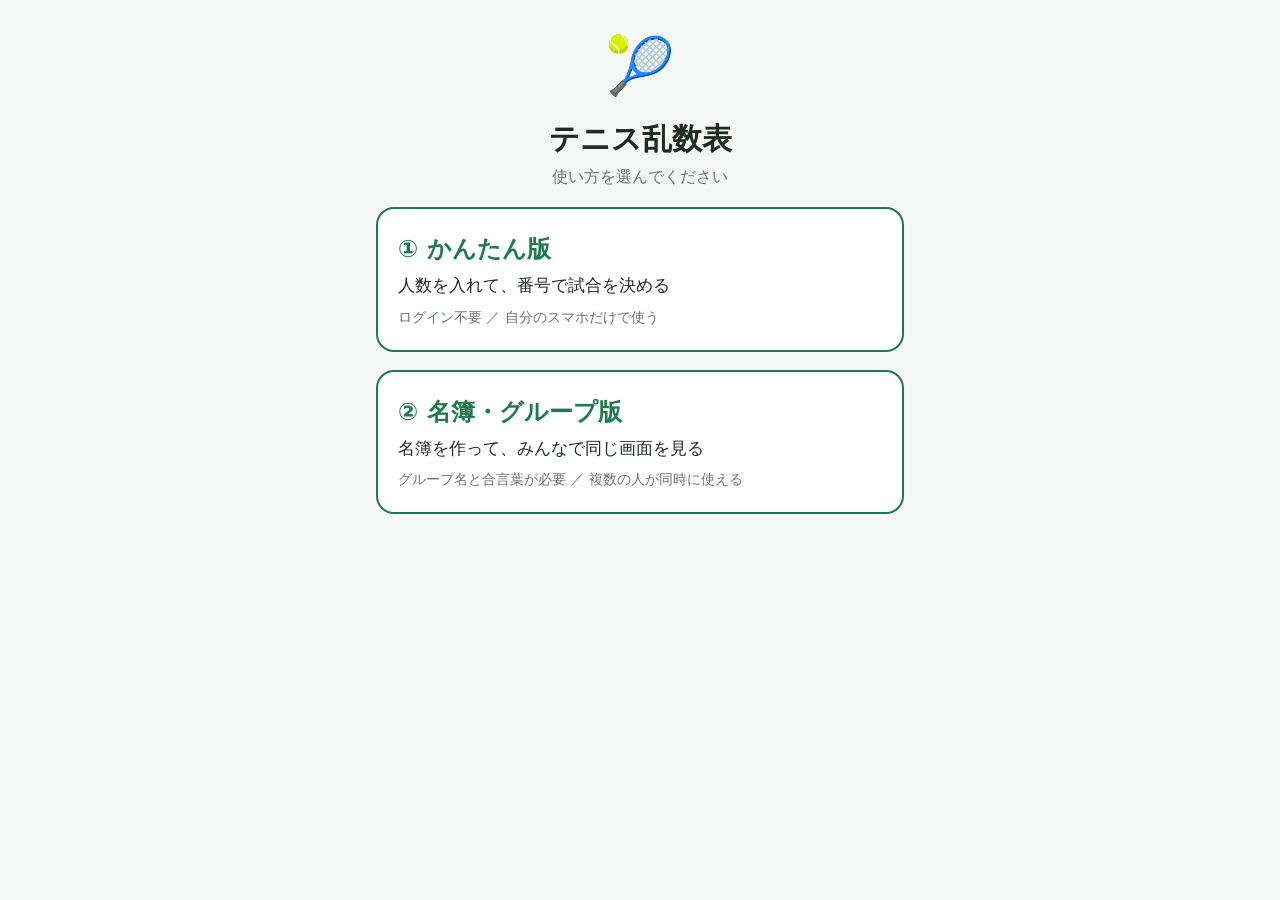
<file: index.html>
<!doctype html>
<html lang="ja">
<head>
<meta charset="utf-8">
<meta name="viewport" content="width=device-width, initial-scale=1, viewport-fit=cover">
<meta name="theme-color" content="#1f7a4d">
<title>テニス乱数表</title>
<link rel="manifest" href="manifest.json">
<link rel="icon" href="data:image/svg+xml,%3Csvg xmlns='http://www.w3.org/2000/svg' viewBox='0 0 100 100'%3E%3Ctext y='.9em' font-size='90'%3E%F0%9F%8E%BE%3C/text%3E%3C/svg%3E">
<link rel="stylesheet" href="style.css">
<style>
  .top { text-align: center; padding-top: 24px; }
  .top h1 { font-size: 30px; margin: 8px 0 4px; }
  .choice { display: block; text-decoration: none; color: var(--text); text-align: left; margin: 18px 0;
    padding: 22px 20px; border: 2px solid var(--accent); border-radius: 18px; background: var(--card); }
  .choice:active { background: color-mix(in srgb, var(--accent) 12%, transparent); }
  .choice .t { font-size: 24px; font-weight: 800; color: var(--accent); }
  .choice .d { font-size: 17px; margin-top: 6px; }
  .choice .m { font-size: 14px; color: var(--sub); margin-top: 8px; }
</style>
</head>
<body>
<div class="wrap top">
  <div style="font-size:56px">🎾</div>
  <h1>テニス乱数表</h1>
  <div class="sub" style="font-size:16px">使い方を選んでください</div>

  <a class="choice" href="simple.html">
    <div class="t">① かんたん版</div>
    <div class="d">人数を入れて、番号で試合を決める</div>
    <div class="m">ログイン不要 ／ 自分のスマホだけで使う</div>
  </a>

  <a class="choice" href="group.html">
    <div class="t">② 名簿・グループ版</div>
    <div class="d">名簿を作って、みんなで同じ画面を見る</div>
    <div class="m">グループ名と合言葉が必要 ／ 複数の人が同時に使える</div>
  </a>
</div>
</body>
</html>
</file>
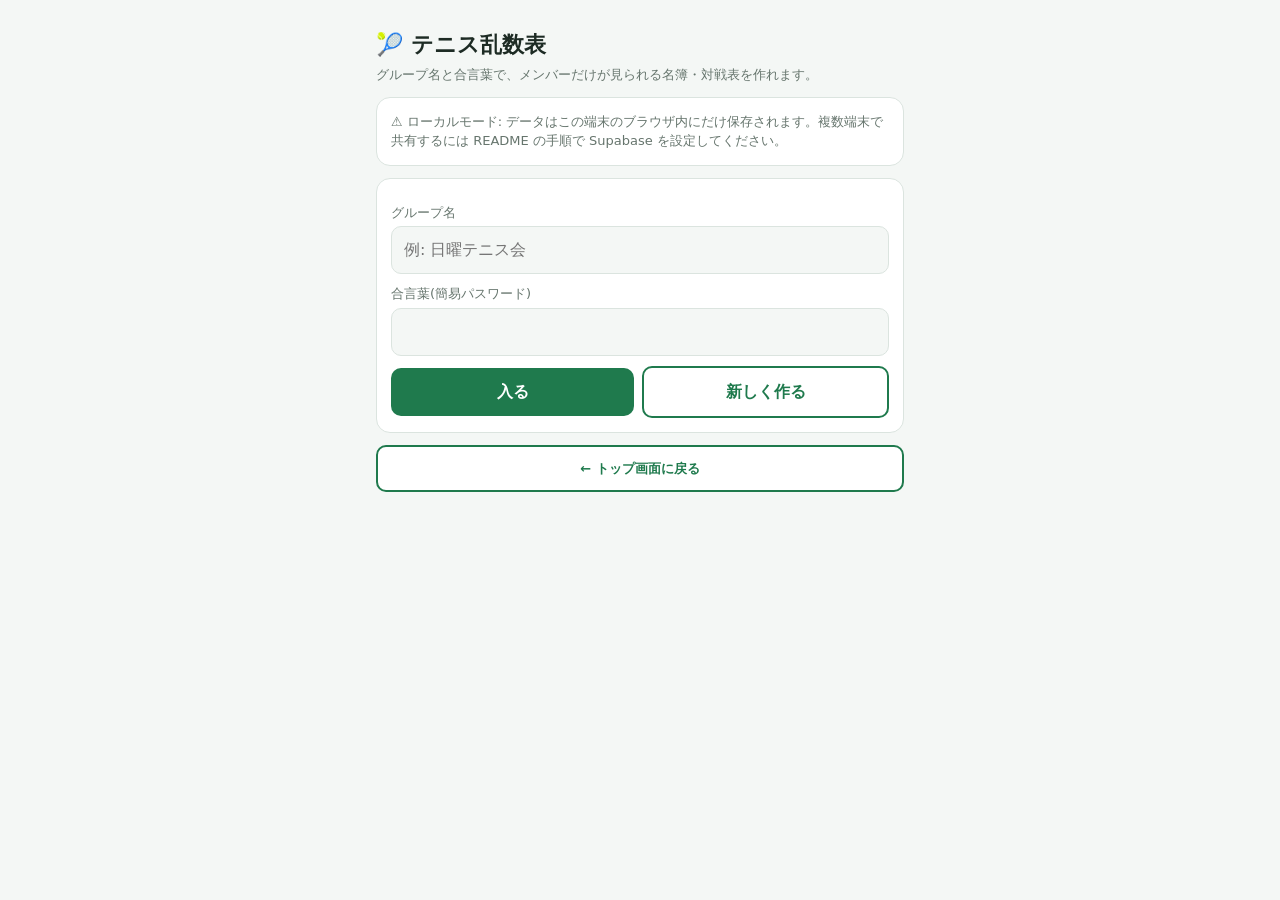
<file: group.html>
<!doctype html>
<html lang="ja">
<head>
<meta charset="utf-8">
<meta name="viewport" content="width=device-width, initial-scale=1, viewport-fit=cover">
<meta name="theme-color" content="#1f7a4d">
<title>テニス乱数表</title>
<link rel="manifest" href="manifest.json">
<link rel="icon" href="data:image/svg+xml,%3Csvg xmlns='http://www.w3.org/2000/svg' viewBox='0 0 100 100'%3E%3Ctext y='.9em' font-size='90'%3E%F0%9F%8E%BE%3C/text%3E%3C/svg%3E">
<link rel="stylesheet" href="style.css">
</head>
<body>
<div id="app"></div>
<div id="toast" class="toast" hidden></div>
<script src="config.js"></script>
<script src="logic.js"></script>
<script src="app.js"></script>
</body>
</html>
</file>
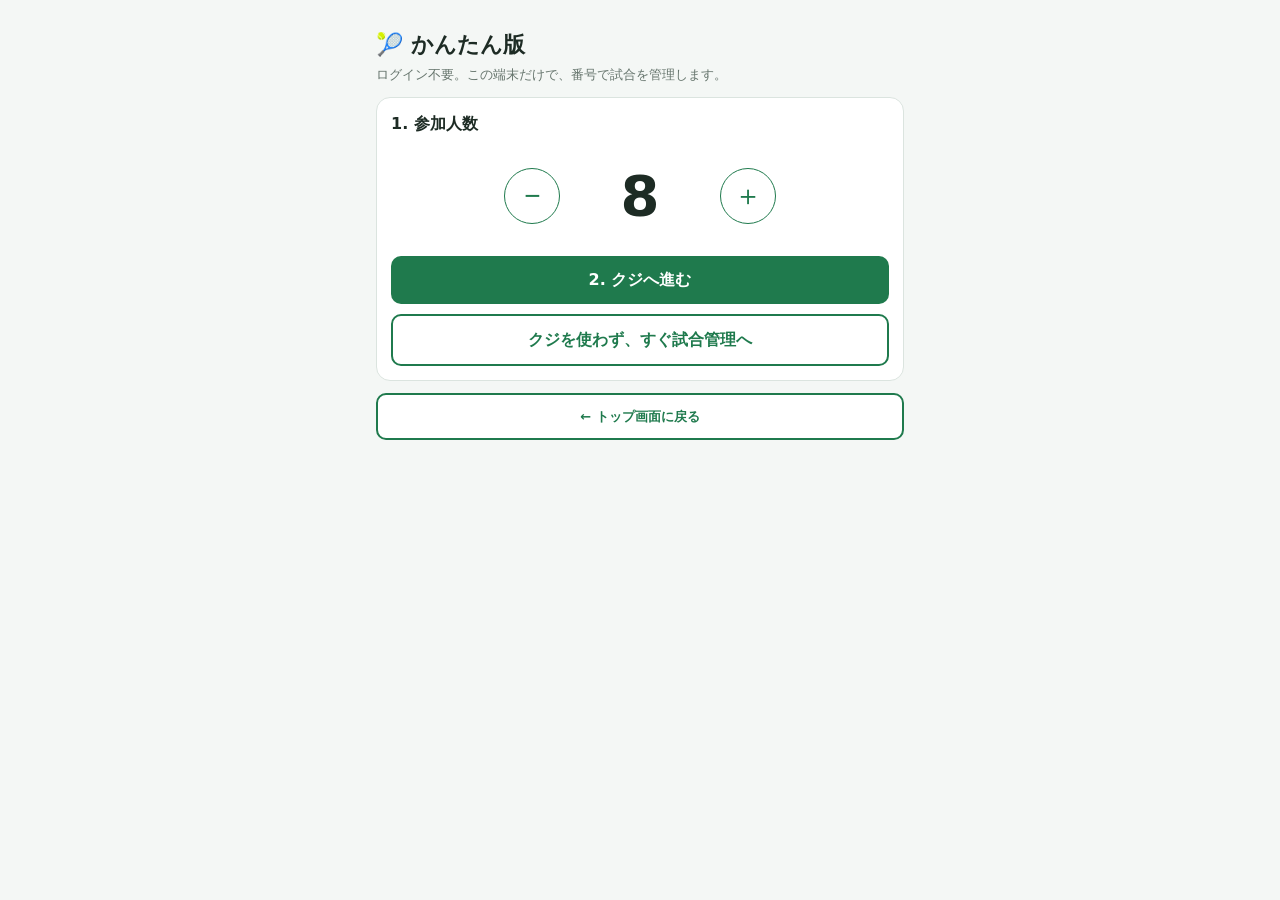
<file: simple.html>
<!doctype html>
<html lang="ja">
<head>
<meta charset="utf-8">
<meta name="viewport" content="width=device-width, initial-scale=1, viewport-fit=cover">
<meta name="theme-color" content="#1f7a4d">
<title>テニス乱数表 かんたん版</title>
<link rel="icon" href="data:image/svg+xml,%3Csvg xmlns='http://www.w3.org/2000/svg' viewBox='0 0 100 100'%3E%3Ctext y='.9em' font-size='90'%3E%F0%9F%8E%BE%3C/text%3E%3C/svg%3E">
<link rel="stylesheet" href="style.css">
<style>
  .stepper { display: flex; align-items: center; justify-content: center; gap: 18px; margin: 18px 0; }
  .stepper button { width: 56px; height: 56px; border-radius: 50%; border: 1px solid var(--accent); background: transparent;
    color: var(--accent); font-size: 28px; }
  .stepper .num { font-size: 56px; font-weight: 800; min-width: 2.2em; text-align: center; }
  .grid { display: grid; grid-template-columns: repeat(auto-fill, minmax(76px, 1fr)); gap: 10px; }
  .cardx { aspect-ratio: 1; border-radius: 14px; border: 0; background: var(--accent); color: #fff; font-size: 30px; font-weight: 800; }
  .cardx.taken { background: var(--line); color: var(--sub); font-size: 15px; font-weight: 500; }
  .cardx:disabled { cursor: default; }
  .overlay { position: fixed; inset: 0; background: rgba(0,0,0,.82); display: flex; flex-direction: column;
    align-items: center; justify-content: center; z-index: 30; color: #fff; gap: 18px; }
  .overlay .big { font-size: 160px; font-weight: 900; line-height: 1; }
  .overlay .btn { min-width: 220px; font-size: 18px; }
  .tog { min-width: 64px; min-height: 56px; text-align: center; font-size: 22px; font-weight: 800; }
  .match .pair { font-size: 34px; }
</style>
</head>
<body>
<div id="app"></div>
<div id="toast" class="toast" hidden></div>
<script src="logic.js"></script>
<script src="simple.js"></script>
</body>
</html>
</file>
<file: style.css>
:root {
  --bg: #f4f7f5; --card: #fff; --text: #1d2b24; --sub: #66756d; --line: #dbe4df;
  --accent: #1f7a4d; --accent-d: #17603c; --warn: #c2410c; --a: #2563eb; --b: #db2777;
}
@media (prefers-color-scheme: dark) {
  :root { --bg: #111815; --card: #1a2420; --text: #e8f0ec; --sub: #93a39a; --line: #2b3a33;
    --accent: #3aa874; --accent-d: #2f8c5f; --warn: #fb923c; --a: #60a5fa; --b: #f472b6; }
}
* { box-sizing: border-box; }
html, body { margin: 0; background: var(--bg); color: var(--text);
  font: 16px/1.5 system-ui, -apple-system, "Hiragino Sans", "Yu Gothic UI", Meiryo, sans-serif; }
body { padding-bottom: env(safe-area-inset-bottom); }
.wrap { max-width: 560px; margin: 0 auto; padding: 0 16px 90px; }
h1 { font-size: 22px; margin: 28px 0 4px; }
h2 { font-size: 16px; margin: 0 0 8px; }
.sub { color: var(--sub); font-size: 13px; }
.card { background: var(--card); border: 1px solid var(--line); border-radius: 14px; padding: 14px; margin: 12px 0; }
.topbar { position: sticky; top: 0; z-index: 5; background: var(--accent); color: #fff;
  padding: calc(8px + env(safe-area-inset-top)) 16px 8px; display: flex; align-items: center; gap: 8px; }
.topbar .t { flex: 1; font-weight: 700; overflow: hidden; text-overflow: ellipsis; white-space: nowrap; }
.topbar .s { font-size: 12px; opacity: .9; }
.topbar button { background: rgba(255,255,255,.2); color: #fff; border: 0; border-radius: 8px; padding: 6px 10px; font-size: 13px; }
.banner { background: #fef3c7; color: #78350f; font-size: 12px; padding: 6px 16px; text-align: center; }
.tabs { position: fixed; bottom: 0; left: 0; right: 0; display: flex; background: var(--card);
  border-top: 1px solid var(--line); padding-bottom: env(safe-area-inset-bottom); z-index: 5; }
.tabs button { flex: 1; border: 0; border-left: 1px solid var(--line); background: none; padding: 14px 4px; font-size: 16px; color: var(--sub); }
.tabs button:first-child { border-left: 0; }
.tabs button.on { color: var(--accent); font-weight: 700; box-shadow: inset 0 3px 0 var(--accent); }
input, textarea, select { width: 100%; font: inherit; padding: 11px 12px; border: 1px solid var(--line);
  border-radius: 10px; background: var(--bg); color: var(--text); }
textarea { min-height: 84px; resize: vertical; }
label.f { display: block; font-size: 13px; color: var(--sub); margin: 10px 0 4px; }
.btn { display: inline-block; border: 0; border-radius: 10px; padding: 12px 16px; font: inherit; font-weight: 700;
  background: var(--accent); color: #fff; cursor: pointer; }
.btn:active { background: var(--accent-d); }
.btn.ghost { background: var(--card); color: var(--accent); border: 2px solid var(--accent); }
.btn.warn { background: var(--card); color: var(--warn); border: 2px solid var(--warn); }
.btn.sm { padding: 10px 14px; min-height: 44px; font-size: 15px; font-weight: 700; }
.btn.block { display: block; width: 100%; }
.btn[disabled] { opacity: .5; }
.row { display: flex; gap: 8px; align-items: center; }
.row > * { flex: 1; } .row > .auto { flex: none; }
.gap { margin-top: 10px; }
.match { text-align: center; }
.pair { border-radius: 12px; padding: 12px 8px; font-size: 20px; font-weight: 700; }
.pair.a { background: color-mix(in srgb, var(--a) 14%, transparent); border: 2px solid var(--a); }
.pair.b { background: color-mix(in srgb, var(--b) 14%, transparent); border: 2px solid var(--b); }
.vs { color: var(--sub); font-weight: 700; margin: 6px 0; }
.pair span + span::before { content: " & "; color: var(--sub); font-weight: 400; }
.rest { margin-top: 14px; font-size: 18px; font-weight: 700; color: var(--text); }
table.plan td.sub { color: var(--text); font-size: 15px; font-weight: 600; }
.no { display: inline-block; min-width: 1.6em; padding: 0 .35em; border-radius: 999px; background: var(--accent);
  color: #fff; font-size: .72em; line-height: 1.6; margin-right: 4px; vertical-align: .08em; }
.rn { display: inline-block; background: var(--accent); color: #fff; border-radius: 6px; padding: 0 8px; font-size: 13px; margin-right: 6px; }
table.plan { width: 100%; border-collapse: collapse; font-size: 14px; }
table.plan th, table.plan td { padding: 8px 4px; border-bottom: 1px solid var(--line); text-align: left; vertical-align: top; }
table.plan th { color: var(--sub); font-weight: 500; font-size: 12px; }
table.plan tr.cur td { background: color-mix(in srgb, var(--accent) 10%, transparent); }
.plr { display: flex; align-items: center; gap: 8px; padding: 9px 0; border-bottom: 1px solid var(--line); }
.plr:last-child { border-bottom: 0; }
.plr .n { flex: 1; min-width: 0; }
.plr .n small { display: block; color: var(--sub); font-size: 12px; }
.plr.rest .n, .plr.left .n { opacity: .55; }
.chips { display: flex; flex-wrap: wrap; gap: 8px; }
.chip { border: 2px solid var(--sub); background: var(--card); color: var(--text); border-radius: 12px;
  padding: 10px 16px; min-height: 48px; min-width: 52px; font: inherit; font-size: 18px; font-weight: 600; cursor: pointer; }
.chip:active { filter: brightness(.9); }
.chip.on { background: var(--accent); color: #fff; border-color: var(--accent); }
.chip.off, .tog.off { border-style: dashed; background: var(--bg); color: var(--sub); text-decoration: none; }
.chip.del::after { content: " ×"; color: var(--sub); }
.toast { position: fixed; left: 50%; bottom: 76px; transform: translateX(-50%); background: #222; color: #fff;
  padding: 10px 16px; border-radius: 10px; font-size: 14px; z-index: 20; max-width: 90%; }
.empty { color: var(--sub); text-align: center; padding: 16px 0; font-size: 14px; }
details summary { cursor: pointer; color: var(--sub); font-size: 14px; }
</file>
